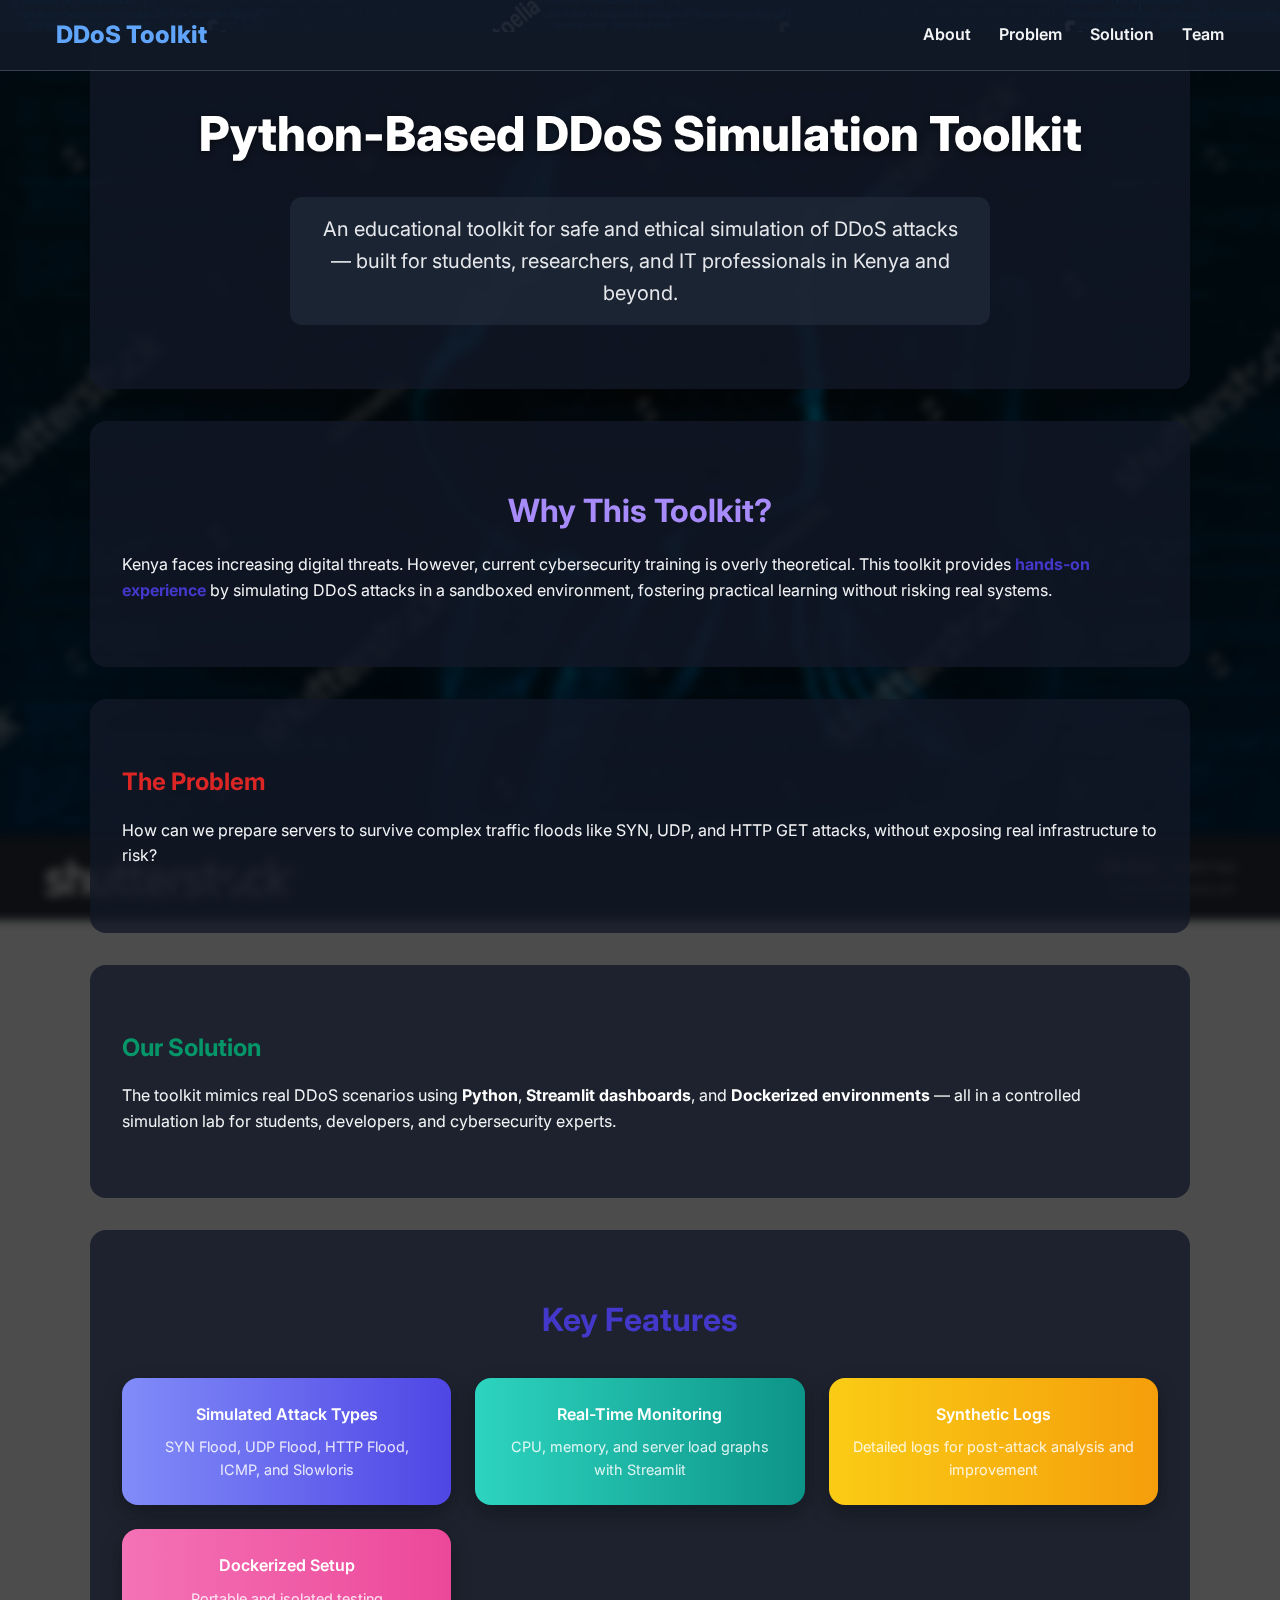
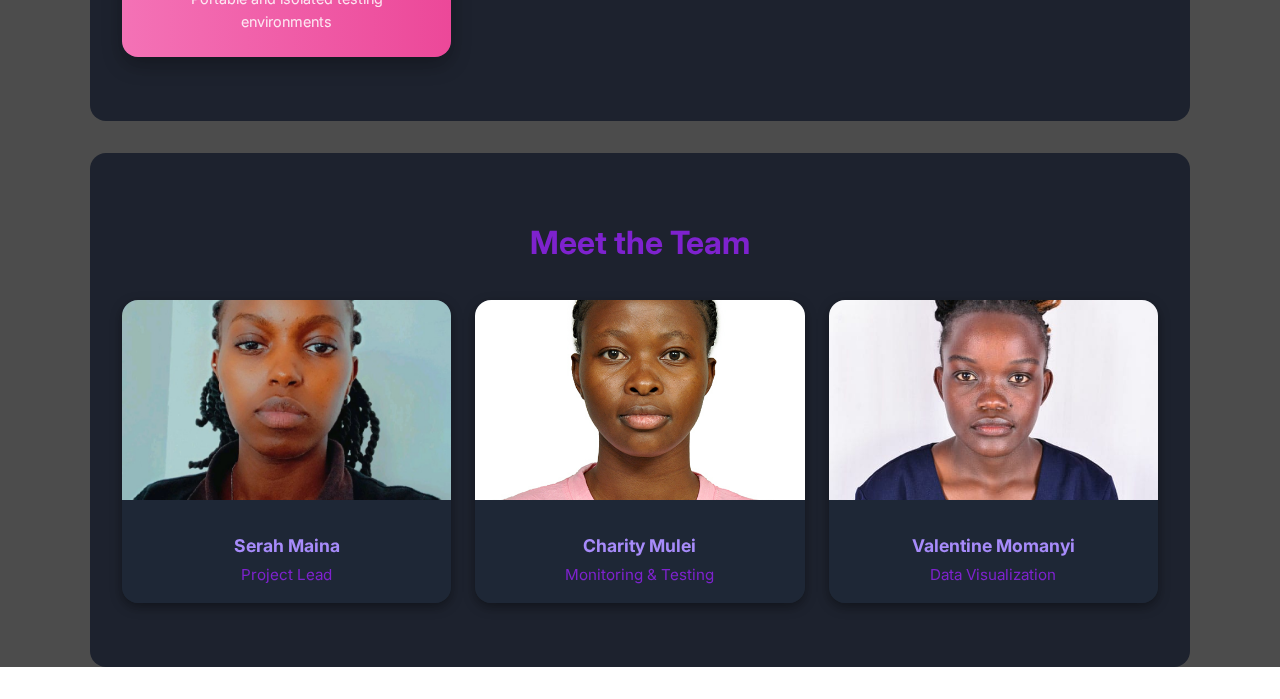
<file: ddos-landing/index.html>
<!DOCTYPE html>
<html lang="en">
<head>
  <meta charset="UTF-8" />
  <meta name="viewport" content="width=device-width, initial-scale=1.0" />
  <title>Python-Based DDoS Simulation Toolkit</title>
  <link rel="stylesheet" href="css/style.css" />
  <link href="https://fonts.googleapis.com/css2?family=Inter:wght@400;600;800&display=swap" rel="stylesheet">
</head>
<body>
  <div class="overlay"></div>

  <!-- Navigation -->
  <nav class="top-nav">
    <div class="nav-container">
      <div class="logo">DDoS Toolkit</div>
      <div class="menu">
        <a href="about.html">About</a>
        <a href="problem.html">Problem</a>
        <a href="solution.html">Solution</a>
        <a href="team.html">Team</a>
      </div>
    </div>
  </nav>

  <!-- Hero Section -->
  <header class="hero section">
    <h1>Python-Based DDoS Simulation Toolkit</h1>
    <p class="lead">
      An educational toolkit for safe and ethical simulation of DDoS attacks — built for students,
      researchers, and IT professionals in Kenya and beyond.
    </p>
  </header>

  <!-- About Section -->
  <section id="about" class="section">
    <h2>Why This Toolkit?</h2>
    <p>
      Kenya faces increasing digital threats. However, current cybersecurity training is overly theoretical.
      This toolkit provides <strong style="color:#4338ca;">hands-on experience</strong> by simulating DDoS attacks in a sandboxed environment, fostering practical learning without risking real systems.
    </p>
  </section>

  <!-- Problem Section -->
  <section id="problem" class="section">
    <h3 style="color:#dc2626;">The Problem</h3>
    <p>
      How can we prepare servers to survive complex traffic floods like SYN, UDP, and HTTP GET attacks, without exposing real infrastructure to risk?
    </p>
  </section>

  <!-- Solution Section -->
  <section id="solution" class="section">
    <h3 style="color:#059669;">Our Solution</h3>
    <p>
      The toolkit mimics real DDoS scenarios using <strong style="color:white;">Python</strong>, 
      <strong style="color:white;">Streamlit dashboards</strong>, and 
      <strong style="color:white;">Dockerized environments</strong> — all in a controlled simulation lab for students, developers, and cybersecurity experts.
    </p>
  </section>

  <!-- Features Section -->
  <section id="features" class="section">
    <h2 style="text-align:center; color:#4338ca;">Key Features</h2>
    <div class="feature-grid">
      <div class="feature-box" style="background: linear-gradient(to right, #818cf8, #4f46e5);">
        Simulated Attack Types<br/><small>SYN Flood, UDP Flood, HTTP Flood, ICMP, and Slowloris</small>
      </div>
      <div class="feature-box" style="background: linear-gradient(to right, #2dd4bf, #0d9488);">
        Real-Time Monitoring<br/><small>CPU, memory, and server load graphs with Streamlit</small>
      </div>
      <div class="feature-box" style="background: linear-gradient(to right, #facc15, #f59e0b);">
        Synthetic Logs<br/><small>Detailed logs for post-attack analysis and improvement</small>
      </div>
      <div class="feature-box" style="background: linear-gradient(to right, #f472b6, #ec4899);">
        Dockerized Setup<br/><small>Portable and isolated testing environments</small>
      </div>
    </div>
  </section>

  <!-- Team Section -->
  <section id="team" class="section">
    <h2 style="text-align:center; color:#7e22ce;">Meet the Team</h2>
    <div class="team-grid">
      <div class="team-member">
        <img src="assets/team/Serah.jpg" alt="Serah Maina" />
        <div>
          <h4>Serah Maina</h4>
          <p style="color:#7e22ce;">Project Lead</p>
        </div>
      </div>
      <div class="team-member">
        <img src="assets/team/charity.jpg" alt="Charity Mulei" />
        <div>
          <h4>Charity Mulei</h4>
          <p style="color:#7e22ce;">Monitoring & Testing</p>
        </div>
      </div>
      <div class="team-member">
        <img src="assets/team/Valentine.jpg" alt="Valentine Momanyi" />
        <div>
          <h4>Valentine Momanyi</h4>
          <p style="color:#7e22ce;">Data Visualization</p>
        </div>
      </div>
    </div>
  </section>

</body>
</html>
</file>
<file: ddos-landing/css/style.css>
/* General Reset */
* {
  box-sizing: border-box;
  margin: 0;
  padding: 0;
}

body {
  font-family: 'Inter', sans-serif;
  line-height: 1.6;
  background: url('../assets/cyber.jpg') no-repeat center center fixed;
  background-size: cover;
  color: #f3f4f6;
  position: relative;
  overflow-x: hidden;
}

/* Overlay */
.overlay {
  background-color: rgba(0, 0, 0, 0.7); /* Darker for contrast */
  backdrop-filter: blur(5px);
  position: absolute;
  inset: 0;
  z-index: -1;
}

/* Top Navigation */
.top-nav {
  position: fixed;
  top: 0;
  width: 100%;
  z-index: 10;
  background: rgba(17, 24, 39, 0.9); /* dark semi-transparent */
  border-bottom: 1px solid #374151;
}

.nav-container {
  max-width: 1200px;
  margin: auto;
  display: flex;
  justify-content: space-between;
  align-items: center;
  padding: 1rem;
}

.logo {
  font-weight: 800;
  color: #60a5fa;
  font-size: 1.5rem;
}

.menu a {
  margin-left: 1.5rem;
  text-decoration: none;
  color: #f3f4f6;
  font-weight: 600;
  transition: color 0.3s, transform 0.3s;
}

.menu a:hover {
  color: #38bdf8;
  transform: translateY(-2px);
}

/* Hero Section */
.hero {
  text-align: center;
  padding-top: 10rem;
  padding-bottom: 3rem;
  animation: fadeInUp 1.2s forwards;
}

@keyframes fadeInUp {
  from {
    opacity: 0;
    transform: translateY(50px);
  }
  to {
    opacity: 1;
    transform: translateY(0);
  }
}

h1 {
  font-size: 3rem;
  font-weight: 800;
  color: #ffffff;
  text-shadow: 0 2px 6px rgba(0, 0, 0, 0.5);
}

p.lead {
  font-size: 1.25rem;
  background: rgba(31, 41, 55, 0.8);
  padding: 1rem 2rem;
  border-radius: 0.75rem;
  max-width: 700px;
  margin: 1.5rem auto 0;
  color: #e5e7eb;
}

/* Section Headings */
h2 {
  font-size: 2rem;
  margin-bottom: 1rem;
  color: #a78bfa;
  text-align: center;
  animation: fadeInUp 1s 0.5s forwards;
}

h3 {
  font-size: 1.5rem;
  margin-bottom: 1rem;
  color: #f87171;
  animation: fadeInUp 1s 0.7s forwards;
}

/* Section Defaults */
.section {
  padding: 4rem 2rem;
  background: rgba(17, 24, 39, 0.8);
  border-radius: 1rem;
  margin: 2rem auto;
  max-width: 1100px;
}

/* Features */
.feature-grid {
  display: grid;
  gap: 1.5rem;
  grid-template-columns: repeat(auto-fit, minmax(250px, 1fr));
  margin-top: 2rem;
  animation: fadeInUp 1s 1s forwards;
}

.feature-box {
  padding: 1.5rem;
  border-radius: 1rem;
  color: white;
  font-weight: 600;
  box-shadow: 0 8px 20px rgba(0, 0, 0, 0.3);
  text-align: center;
  transition: transform 0.3s ease, box-shadow 0.3s;
}

.feature-box:hover {
  transform: scale(1.05);
  box-shadow: 0 12px 30px rgba(0, 0, 0, 0.5);
}

.feature-box small {
  display: block;
  font-weight: 400;
  margin-top: 0.5rem;
  font-size: 0.9rem;
  color: rgba(255, 255, 255, 0.85);
}

/* Team Section */
.team-grid {
  display: grid;
  gap: 1.5rem;
  grid-template-columns: repeat(auto-fit, minmax(250px, 1fr));
  margin-top: 2rem;
  animation: fadeInUp 1s 1.5s forwards;
}

.team-member {
  background: rgba(31, 41, 55, 0.9);
  border-radius: 1rem;
  overflow: hidden;
  box-shadow: 0 4px 12px rgba(0, 0, 0, 0.4);
  transition: transform 0.3s;
}

.team-member:hover {
  transform: translateY(-5px);
}

.team-member img {
  width: 100%;
  height: 200px;
  object-fit: cover;
}

.team-member div {
  padding: 1rem;
  text-align: center;
}

.team-member h4 {
  margin: 0.5rem 0 0.2rem;
  font-size: 1.1rem;
  color: #a78bfa;
}

.team-member p {
  font-size: 0.95rem;
  color: #f472b6;
}

/* Smooth Scroll */
html {
  scroll-behavior: smooth;
}

/* Responsive tweaks */
@media (max-width: 600px) {
  .logo {
    font-size: 1.2rem;
  }

  .menu a {
    margin-left: 1rem;
    font-size: 0.9rem;
  }

  h1 {
    font-size: 2rem;
  }

  p.lead {
    font-size: 1rem;
    padding: 1rem;
  }
}
</file>
